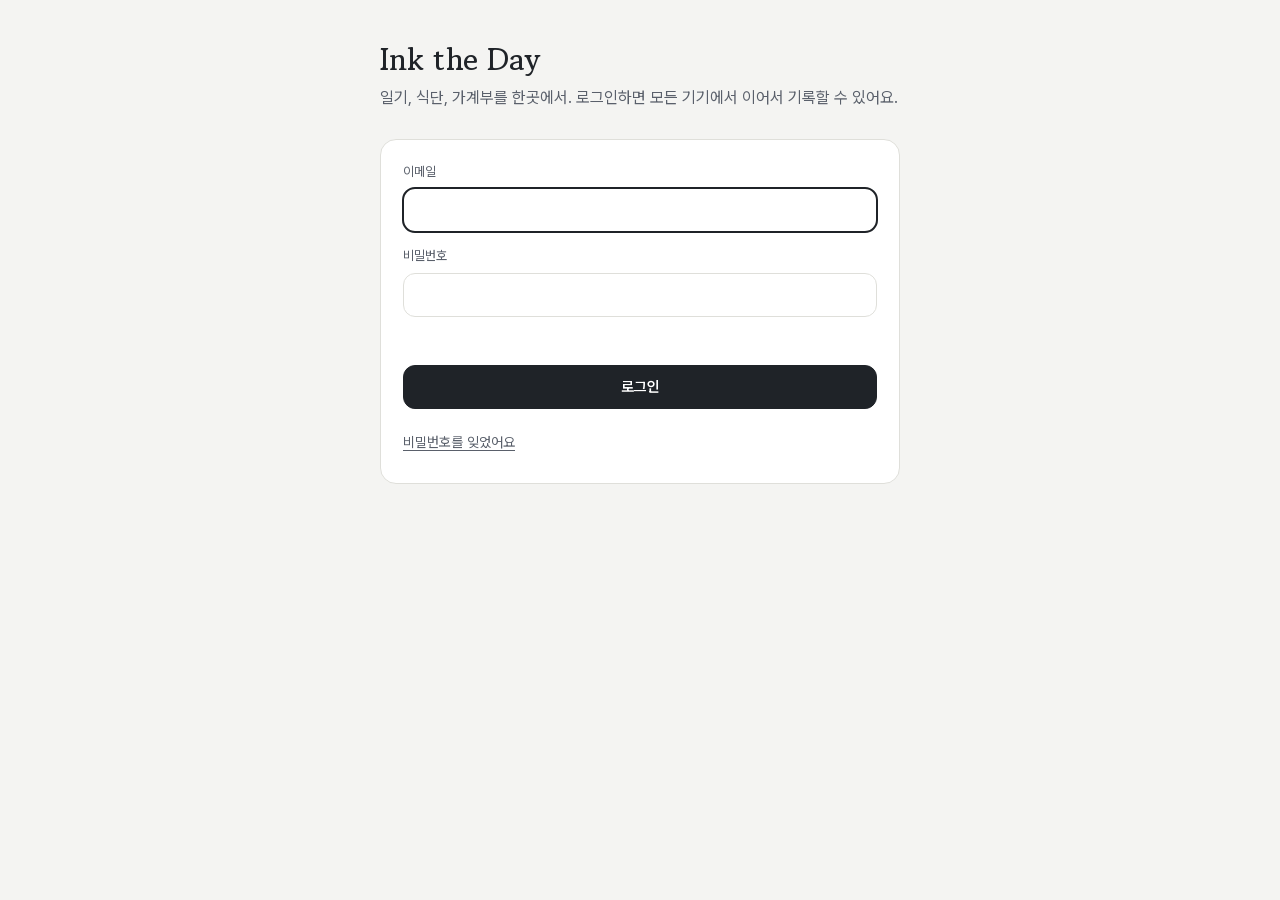
<file: index.html>
<!DOCTYPE html>
<html lang="ko">
<head>
<meta charset="utf-8">
<meta name="viewport" content="width=device-width, initial-scale=1, viewport-fit=cover">
<meta name="theme-color" content="#F4F4F2">
<title>Ink the Day</title>
<link rel="manifest" href="manifest.webmanifest">
<link rel="icon" href="icons/icon-192.png">
<link rel="apple-touch-icon" href="icons/icon-192.png">
<link rel="stylesheet" href="shared/base.css">
<style>
.wrap{max-width:560px;margin:0 auto;padding:40px 20px 80px}
.hello{font-family:var(--title);font-weight:700;font-size:30px;line-height:1.3;margin:0 0 6px}
.sub{color:var(--muted);margin:0 0 28px}
.tiles{display:grid;gap:12px}
.tile{display:flex;align-items:center;gap:16px;padding:18px;border-radius:var(--r-card);background:var(--surface);border:1px solid var(--line);color:inherit;text-decoration:none}
.tile:hover{border-color:var(--muted)}
.tile.off{opacity:.55;pointer-events:none}
.tile .g{width:52px;height:52px;border-radius:14px;display:grid;place-items:center;flex:none}
.tile .g svg{width:26px;height:26px}
.tile .n{display:block;font-weight:700;font-size:20px;line-height:1.3}
.tile .d{display:block;font-size:14px;color:var(--muted)}
.login{background:var(--surface);border:1px solid var(--line);border-radius:var(--r-card);padding:22px;display:flex;flex-direction:column;gap:14px}
.login .err{color:var(--err);font-size:14px;min-height:1.4em;margin:0}
.link{border:0;background:none;color:var(--muted);text-decoration:underline;text-underline-offset:3px;padding:8px 0;font-size:14px;align-self:flex-start}
</style>
</head>
<body>
<header id="appbar"></header>
<main class="wrap">
  <section id="loginView" hidden>
    <h1 class="hello">Ink the Day</h1>
    <p class="sub">일기, 식단, 가계부를 한곳에서. 로그인하면 모든 기기에서 이어서 기록할 수 있어요.</p>
    <form class="login" id="loginForm" novalidate>
      <label class="field"><span>이메일</span><input class="input" type="email" id="email" autocomplete="username" required></label>
      <label class="field"><span>비밀번호</span><input class="input" type="password" id="password" autocomplete="current-password" required></label>
      <p class="err" id="loginErr" role="alert"></p>
      <button class="btn primary" type="submit" id="loginBtn">로그인</button>
      <button class="link" type="button" id="resetBtn">비밀번호를 잊었어요</button>
    </form>
  </section>
  <section id="homeView" hidden>
    <h1 class="hello" id="hello"></h1>
    <p class="sub">무엇을 기록할까요?</p>
    <nav class="tiles" id="tiles" aria-label="앱"></nav>
  </section>
</main>
<dialog id="settingsDlg"><div class="dlg"><h2>설정</h2><div id="commonBox"></div><div class="dlg-actions"><button class="btn primary" id="settingsClose">닫기</button></div></div></dialog>

<script type="module">
import * as Core from './shared/core.js';
const $ = s => document.querySelector(s);
const params = new URLSearchParams(location.search);
const next = (params.get('next') || '').replace(/[^a-z]/g, '');
const goNext = () => { const a = Core.APPS.find(x => x.key === next && x.ready); if (a) { location.replace(a.path); return true; } return false; };

function showHome(user) {
  $('#loginView').hidden = true; $('#homeView').hidden = false;
  Core.mountAppbar({ title: 'Ink the Day', onSettings: () => $('#settingsDlg').showModal() });
  const h = new Date().getHours();
  $('#hello').textContent = h < 11 ? '좋은 아침이에요' : h < 18 ? '좋은 오후예요' : '좋은 저녁이에요';
  $('#tiles').innerHTML = Core.APPS.map(a => `<a class="tile${a.ready ? '' : ' off'}" href="${a.path}" ${a.ready ? '' : 'aria-disabled="true" tabindex="-1"'}>
      <span class="g" style="background:${a.color};color:${a.on}">${Core.svg(a.key === 'diary' ? 'M5 4.5A1.5 1.5 0 0 1 6.5 3H19v15H6.5A1.5 1.5 0 0 0 5 19.5ZM5 19.5A1.5 1.5 0 0 0 6.5 21H19M9 7.5h6' : a.key === 'meal' ? 'M3.5 11.5h17a8.5 8.5 0 0 1-17 0ZM9 8c0-1.5 1.5-1.5 1.5-3M13.5 8c0-1.5 1.5-1.5 1.5-3' : 'M4 7.5A2.5 2.5 0 0 1 6.5 5H18v3M4 7.5V17a2 2 0 0 0 2 2h14V9H6.5A2.5 2.5 0 0 1 4 7.5ZM16 14h.01', 26)}</span>
      <span><span class="n" style="font-family:var(--title)" lang="${Core.nameLang(a.name.ko)}">${Core.esc(a.name.ko)}</span><span class="d">${Core.esc(a.ready ? a.desc.ko : '곧 옮겨 와요')}</span></span>
    </a>`).join('');
  Core.mountCommonSettings($('#commonBox'));
}
$('#settingsClose').onclick = () => $('#settingsDlg').close();

const ERR = {
  'auth/invalid-credential': '이메일이나 비밀번호가 맞지 않아요.',
  'auth/invalid-email': '이메일 형식을 확인해 주세요.',
  'auth/user-disabled': '사용이 중지된 계정이에요.',
  'auth/too-many-requests': '시도가 너무 많았어요. 잠시 후 다시 시도해 주세요.',
  'auth/network-request-failed': '인터넷 연결을 확인해 주세요. 첫 로그인은 온라인에서만 할 수 있어요.'
};
$('#loginForm').addEventListener('submit', async e => {
  e.preventDefault();
  const email = $('#email').value.trim(), pw = $('#password').value;
  if (!email || !pw) { $('#loginErr').textContent = '이메일과 비밀번호를 입력해 주세요.'; return; }
  $('#loginBtn').disabled = true; $('#loginErr').textContent = '';
  try { const u = await Core.signIn(email, pw); if (!goNext()) showHome(u); }
  catch (err) { $('#loginErr').textContent = ERR[err.code] || '로그인하지 못했어요. 다시 시도해 주세요.'; }
  finally { $('#loginBtn').disabled = false; }
});
$('#resetBtn').onclick = async () => {
  const email = $('#email').value.trim();
  if (!email) { $('#loginErr').textContent = '먼저 이메일을 입력해 주세요.'; $('#email').focus(); return; }
  try { await Core.resetPassword(email); Core.toast('비밀번호 재설정 메일을 보냈어요. 메일함을 확인해 주세요.', { ms: 6000 }); }
  catch (err) { $('#loginErr').textContent = ERR[err.code] || '메일을 보내지 못했어요.'; }
};

const user = await Core.init({ app: null, lang: 'ko', root: './', requireAuth: false });
if (user) { if (!goNext()) showHome(user); }
else { $('#loginView').hidden = false; $('#email').focus(); }
</script>
</body>
</html>
</file>
<file: shared/base.css>
/* ===== 글꼴: 모두 함께 배포되어 기기·오프라인과 관계없이 같은 모습 =====
   한 글꼴 이름 안에서 글자 종류별로 담당 파일을 나눈다(unicode-range).
   한글·영문·숫자는 고운바탕/Pretendard, 한자·중국어 문장부호는 霞鹜文楷/思源黑体가 맡아
   언어 판별과 상관없이 글자마다 맞는 글꼴이 나온다. 필요한 글자가 나올 때만 파일을 받는다. */
@font-face{font-family:'InkSerif';src:url(../fonts/gowun-batang-400.woff2) format('woff2');font-weight:100 599;font-display:swap;unicode-range:U+0000-024F,U+0300-036F,U+1100-11FF,U+1E00-1EFF,U+2000-218F,U+2190-21FF,U+2460-24FF,U+3130-318F,U+A960-A97F,U+AC00-D7AF,U+D7B0-D7FF}
@font-face{font-family:'InkSerif';src:url(../fonts/gowun-batang-700.woff2) format('woff2');font-weight:600 900;font-display:swap;unicode-range:U+0000-024F,U+0300-036F,U+1100-11FF,U+1E00-1EFF,U+2000-218F,U+2190-21FF,U+2460-24FF,U+3130-318F,U+A960-A97F,U+AC00-D7AF,U+D7B0-D7FF}
@font-face{font-family:'InkSerif';src:url(../fonts/lxgw-wenkai.woff2) format('woff2');font-weight:100 599;font-display:swap;unicode-range:U+2E80-2FDF,U+3000-303F,U+3100-312F,U+31C0-31EF,U+3200-33FF,U+3400-4DBF,U+4E00-9FFF,U+F900-FAFF,U+FE10-FE1F,U+FE30-FE4F,U+FF00-FFEF,U+20000-2FA1F}
@font-face{font-family:'InkSerif';src:url(../fonts/lxgw-wenkai-medium.woff2) format('woff2');font-weight:600 900;font-display:swap;unicode-range:U+2E80-2FDF,U+3000-303F,U+3100-312F,U+31C0-31EF,U+3200-33FF,U+3400-4DBF,U+4E00-9FFF,U+F900-FAFF,U+FE10-FE1F,U+FE30-FE4F,U+FF00-FFEF,U+20000-2FA1F}
@font-face{font-family:'InkSans';src:url(../fonts/pretendard.woff2) format('woff2');font-weight:100 900;font-display:swap;unicode-range:U+0000-024F,U+0300-036F,U+1100-11FF,U+1E00-1EFF,U+2000-218F,U+2190-21FF,U+2460-24FF,U+3130-318F,U+A960-A97F,U+AC00-D7AF,U+D7B0-D7FF}
@font-face{font-family:'InkSans';src:url(../fonts/noto-sans-sc.woff2) format('woff2');font-weight:100 900;font-display:swap;unicode-range:U+2E80-2FDF,U+3000-303F,U+3100-312F,U+31C0-31EF,U+3200-33FF,U+3400-4DBF,U+4E00-9FFF,U+F900-FAFF,U+FE10-FE1F,U+FE30-FE4F,U+FF00-FFEF,U+20000-2FA1F}
/* 중국어 문단의 따옴표·말줄임표·줄표는 중국어 글꼴 모양으로 */
@font-face{font-family:'InkSerifZhP';src:url(../fonts/lxgw-wenkai.woff2) format('woff2');font-weight:100 599;font-display:swap;unicode-range:U+00B7,U+2014-2015,U+2018-2019,U+201C-201D,U+2026}
@font-face{font-family:'InkSerifZhP';src:url(../fonts/lxgw-wenkai-medium.woff2) format('woff2');font-weight:600 900;font-display:swap;unicode-range:U+00B7,U+2014-2015,U+2018-2019,U+201C-201D,U+2026}
@font-face{font-family:'InkSansZhP';src:url(../fonts/noto-sans-sc.woff2) format('woff2');font-weight:100 900;font-display:swap;unicode-range:U+00B7,U+2014-2015,U+2018-2019,U+201C-201D,U+2026}

/* ===== 공통 토큰 ===== */
:root{
  --serif:'InkSerif',serif;
  --title:'InkSerif',serif;
  --title-ko:var(--title); --title-zh:var(--title); /* 예전 이름(호환용) */
  --ui:'InkSans',system-ui,sans-serif;
  --r-sm:8px; --r-ctl:12px; --r-card:16px; --r-dlg:20px;
  --ok:#3F8A5A; --warn:#B7791F; --err:#B3402F;
  /* 시작 화면(중립) */
  --bg:#F4F4F2; --surface:#FFFFFF; --ink:#1F2328; --muted:#5A606B; --line:#DFDFDA;
  --accent:#1F2328; --on-accent:#FFFFFF; --soft:#EBEBE7; --accent-text:#1F2328;
  --toast-bg:#1F2328; --toast-ink:#F4F4F2; --toast-act:#F2C35E;
  color-scheme:light;
  box-sizing:border-box;
  padding-top:env(safe-area-inset-top,0px);
  padding-bottom:env(safe-area-inset-bottom,0px);
}
/* 중국어 문단·화면에서는 공용 문장부호(“”‘’…—·)도 중국어 글꼴 모양으로. 한국어 문단은 원래대로 */
[lang^="zh"]{--serif:'InkSerifZhP','InkSerif',serif;--title:'InkSerifZhP','InkSerif',serif;--title-ko:var(--title);--title-zh:var(--title);--ui:'InkSansZhP','InkSans',system-ui,sans-serif}
[lang="ko"]{--serif:'InkSerif',serif;--title:'InkSerif',serif;--title-ko:var(--title);--title-zh:var(--title);--ui:'InkSans',system-ui,sans-serif}
:root[data-app="diary"]{--bg:#EDEFF3;--surface:#F8F9FB;--ink:#1E2330;--muted:#5F6679;--line:#D8DBE3;--accent:#34437F;--on-accent:#FFFFFF;--soft:#DFE3F3;--accent-text:#34437F;--lamp:#E9A631;--lamp-soft:#F7DFAA;--lamp-glow:rgba(233,166,49,.55)}
:root[data-app="meal"]{--bg:#EEF3F0;--surface:#F9FBFA;--ink:#1E2320;--muted:#5E6862;--line:#D8E1DB;--accent:#2E6A58;--on-accent:#FFFFFF;--soft:#DCEBE4;--accent-text:#2E6A58}
:root[data-app="budget"]{--bg:#F9EEF1;--surface:#FDF7F9;--ink:#3B1C2A;--muted:#75525F;--line:#EBCFD9;--accent:#C2416F;--on-accent:#FFF7F9;--soft:#F6DCE5;--accent-text:#A8123F;--err:#A8123F}

@media (prefers-color-scheme:dark){
  :root:not([data-theme="light"]){--bg:#121417;--surface:#1A1D22;--ink:#E8E9EC;--muted:#A3A8B2;--line:#2B2F36;--accent:#E8E9EC;--on-accent:#121417;--soft:#24282F;--accent-text:#E8E9EC;--ok:#7CC496;--warn:#E3B260;--err:#E58571;--toast-bg:#E8E9EC;--toast-ink:#121417;--toast-act:#8A5A00;color-scheme:dark}
  :root[data-app="diary"]:not([data-theme="light"]){--bg:#10131B;--surface:#181C27;--ink:#E6E8EF;--muted:#A0A6B8;--line:#2A2F3D;--accent:#A9B6F0;--on-accent:#10131B;--soft:#252B42;--accent-text:#A9B6F0;--lamp:#F5C35C;--lamp-soft:#4A3D20;--lamp-glow:rgba(245,195,92,.45)}
  :root[data-app="meal"]:not([data-theme="light"]){--bg:#131715;--surface:#1B201D;--ink:#E6EAE7;--muted:#99A19C;--line:#2B322E;--accent:#7EC1A8;--on-accent:#0E1512;--soft:#22302A;--accent-text:#7EC1A8}
  :root[data-app="budget"]:not([data-theme="light"]){--bg:#1C1317;--surface:#2A1B22;--ink:#F7E6EC;--muted:#C3A1AE;--line:#4D303B;--accent:#F49AB9;--on-accent:#1C1317;--soft:#3A2530;--accent-text:#FF8FAA;--err:#FF8FAA}
}
:root[data-theme="dark"]{--bg:#121417;--surface:#1A1D22;--ink:#E8E9EC;--muted:#A3A8B2;--line:#2B2F36;--accent:#E8E9EC;--on-accent:#121417;--soft:#24282F;--accent-text:#E8E9EC;--ok:#7CC496;--warn:#E3B260;--err:#E58571;--toast-bg:#E8E9EC;--toast-ink:#121417;--toast-act:#8A5A00;color-scheme:dark}
:root[data-theme="dark"][data-app="diary"]{--bg:#10131B;--surface:#181C27;--ink:#E6E8EF;--muted:#A0A6B8;--line:#2A2F3D;--accent:#A9B6F0;--on-accent:#10131B;--soft:#252B42;--accent-text:#A9B6F0;--lamp:#F5C35C;--lamp-soft:#4A3D20;--lamp-glow:rgba(245,195,92,.45)}
:root[data-theme="dark"][data-app="meal"]{--bg:#131715;--surface:#1B201D;--ink:#E6EAE7;--muted:#99A19C;--line:#2B322E;--accent:#7EC1A8;--on-accent:#0E1512;--soft:#22302A;--accent-text:#7EC1A8}
:root[data-theme="dark"][data-app="budget"]{--bg:#1C1317;--surface:#2A1B22;--ink:#F7E6EC;--muted:#C3A1AE;--line:#4D303B;--accent:#F49AB9;--on-accent:#1C1317;--soft:#3A2530;--accent-text:#FF8FAA;--err:#FF8FAA}

/* ===== 기본 ===== */
html{scroll-padding-top:calc(env(safe-area-inset-top,0px) + 72px)}
*,*::before,*::after{box-sizing:inherit}
body{margin:0;background:var(--bg);color:var(--ink);font-family:var(--ui);font-size:16px;line-height:1.6;-webkit-font-smoothing:antialiased;-webkit-text-size-adjust:100%}
:root[lang="ko"] body{word-break:keep-all;overflow-wrap:anywhere}
body::before{content:"";position:fixed;inset:0 0 auto;height:env(safe-area-inset-top,0px);z-index:30;background:var(--bg)}
[hidden]{display:none!important}
button,input,select,textarea{font:inherit;color:inherit}
button{cursor:pointer}
:focus-visible{outline:2px solid var(--accent-text);outline-offset:2px;border-radius:6px}
img{max-width:100%}
.sr-only{position:absolute;width:1px;height:1px;overflow:hidden;clip:rect(0 0 0 0);white-space:nowrap}
.num{font-variant-numeric:tabular-nums}
.t-title{font-family:var(--title);font-weight:700}


/* ===== 버튼·입력·칩 ===== */
.btn{display:inline-flex;align-items:center;justify-content:center;gap:6px;min-height:44px;padding:0 18px;border-radius:var(--r-ctl);border:1px solid var(--line);background:var(--surface);color:var(--ink);font-size:15px;line-height:1.2;white-space:nowrap}
.btn:hover{border-color:var(--muted)}
.btn.primary{background:var(--accent);border-color:var(--accent);color:var(--on-accent);font-weight:600}
.btn.primary:hover{filter:brightness(1.07)}
.btn.bare{border-color:transparent;background:transparent}
.btn.danger{color:var(--err);border-color:transparent;background:transparent}
.btn.danger.solid{background:var(--err);border-color:var(--err);color:#fff}
.btn:disabled{opacity:.5;cursor:default}
.btn svg{width:18px;height:18px;flex:none}
.icon-btn{display:inline-grid;place-items:center;width:44px;height:44px;border-radius:50%;border:0;background:transparent;color:var(--muted);flex:none}
.icon-btn:hover{background:var(--soft);color:var(--ink)}
.icon-btn svg{width:20px;height:20px}
.field{display:flex;flex-direction:column;gap:6px}
.field>span,.field-label{font-size:13px;color:var(--muted)}
.input{min-height:44px;border-radius:var(--r-ctl);border:1px solid var(--line);background:var(--surface);padding:0 14px;font-size:16px;width:100%}
.input:focus{outline:2px solid var(--accent-text);outline-offset:-1px}
.chip{display:inline-flex;align-items:center;gap:6px;min-height:32px;padding:0 12px;border-radius:999px;background:var(--soft);color:var(--accent-text);font-size:14px;border:0}
.seg{display:inline-flex;border:1px solid var(--line);border-radius:999px;padding:3px;gap:2px;flex-wrap:wrap}
.seg button{border:0;background:transparent;border-radius:999px;min-height:36px;padding:0 14px;font-size:14px;color:var(--muted)}
.seg button[aria-pressed="true"]{background:var(--accent);color:var(--on-accent);font-weight:600}

/* ===== 공통 상단 바 ===== */
.appbar{position:sticky;top:env(safe-area-inset-top,0px);z-index:20;background:var(--bg);border-bottom:1px solid var(--line)}
.appbar-in{max-width:1060px;margin:0 auto;height:56px;display:flex;align-items:center;gap:6px;padding:0 6px 0 12px}
.app-switch{display:flex;align-items:center;gap:8px;min-height:44px;padding:0 8px 0 4px;border:0;background:transparent;border-radius:var(--r-ctl);color:var(--ink)}
.app-switch:hover{background:var(--soft)}
.app-glyph{width:30px;height:30px;border-radius:9px;background:var(--accent);color:var(--on-accent);display:grid;place-items:center;flex:none}
.app-glyph svg{width:18px;height:18px}
.app-name{font-family:var(--title);font-weight:700;font-size:19px;white-space:nowrap}
.app-switch .chev{width:16px;height:16px;opacity:.6;transition:transform .15s}
.app-switch[aria-expanded="true"] .chev{transform:rotate(180deg)}
.appbar .grow{flex:1}
.sync{display:inline-flex;align-items:center;gap:6px;min-height:32px;padding:0 10px;border-radius:999px;border:1px solid var(--line);background:var(--surface);font-size:12px;color:var(--muted);white-space:nowrap;max-width:46vw;overflow:hidden;text-overflow:ellipsis}
.sync .dot{width:7px;height:7px;border-radius:50%;background:var(--muted);flex:none}
.sync[data-k="ok"] .dot{background:var(--ok)}
.sync[data-k="busy"] .dot{background:var(--warn);animation:pulse 1s ease-in-out infinite}
.sync[data-k="wait"] .dot{background:var(--warn)}
.sync[data-k="err"] .dot{background:var(--err)}
@keyframes pulse{50%{opacity:.3}}
.switcher{position:fixed;z-index:40;top:calc(env(safe-area-inset-top,0px) + 62px);left:max(12px,calc(50% - 518px));width:min(320px,calc(100vw - 24px));background:var(--surface);color:var(--ink);border:1px solid var(--line);border-radius:var(--r-dlg);box-shadow:0 18px 44px rgba(0,0,0,.25);padding:8px;display:flex;flex-direction:column}
.switcher a,.switcher button{display:flex;align-items:center;gap:12px;min-height:56px;padding:8px 12px;border-radius:14px;color:inherit;text-decoration:none;border:0;background:transparent;text-align:left;font-size:15px;width:100%}
.switcher a:hover,.switcher button:hover{background:var(--soft)}
.switcher a[aria-current="page"]{background:var(--soft)}
.switcher .sw-glyph{width:40px;height:40px;border-radius:12px;display:grid;place-items:center;flex:none}
.switcher .sw-glyph svg{width:22px;height:22px}
.switcher .sw-text{flex:1;display:flex;flex-direction:column;line-height:1.3}
.switcher .sw-name{font-weight:700;font-size:17px}
.switcher .sw-desc{font-size:13px;color:var(--muted)}
.switcher .sw-sep{height:1px;background:var(--line);margin:6px 8px}
.switcher .sw-off{opacity:.5;pointer-events:none}
.switch-scrim{position:fixed;inset:0;z-index:39;background:rgba(10,12,18,.35)}

/* ===== 대화상자·알림 ===== */
dialog{border:0;border-radius:var(--r-dlg);padding:0;background:var(--surface);color:var(--ink);width:min(460px,calc(100vw - 32px));max-height:calc(100dvh - 48px);box-shadow:0 20px 60px rgba(0,0,0,.3)}
dialog::backdrop{background:rgba(10,12,20,.45)}
.dlg{padding:22px 22px 18px}
.dlg h2{font-family:var(--title);font-size:21px;margin:0 0 8px}
.dlg p{margin:0 0 6px;color:var(--muted);font-size:15px}
.dlg-actions{display:flex;flex-wrap:wrap;justify-content:flex-end;gap:8px;margin-top:18px}
.set-sec{padding:16px 0;border-top:1px solid var(--line)}
.set-sec:first-of-type{border-top:0;padding-top:6px}
.set-sec h3{font-size:15px;margin:0 0 8px}
.set-sec p{font-size:14px}
.set-row{display:flex;flex-wrap:wrap;gap:8px}
.toasts{position:fixed;left:0;right:0;bottom:calc(92px + env(safe-area-inset-bottom,0px));display:flex;flex-direction:column;align-items:center;gap:8px;z-index:60;pointer-events:none;padding:0 16px}
.toast{pointer-events:auto;display:flex;align-items:center;gap:12px;max-width:520px;background:var(--toast-bg);color:var(--toast-ink);padding:10px 12px 10px 16px;border-radius:14px;font-size:15px;box-shadow:0 8px 24px rgba(0,0,0,.25)}
.toast.err{background:var(--err);color:#fff}
.toast button{border:0;background:transparent;color:var(--toast-act);font-weight:600;padding:6px 8px;border-radius:8px}
.toast.err button{color:#fff;text-decoration:underline}

/* ===== 잠금 화면 ===== */
html.locked body > :not(#core-lock):not(.toasts){visibility:hidden}
#core-lock{position:fixed;inset:0;z-index:100;background:var(--bg);display:flex;flex-direction:column;align-items:center;justify-content:center;gap:6px;padding:calc(24px + env(safe-area-inset-top,0px)) 24px calc(24px + env(safe-area-inset-bottom,0px));text-align:center}
#core-lock h1{font-family:var(--title);font-size:28px;margin:0}
#core-lock .lock-msg{color:var(--muted);margin:4px 0 18px;min-height:1.6em}
.pin-dots{display:flex;gap:14px;margin-bottom:28px}
.pin-dots span{width:14px;height:14px;border-radius:50%;border:2px solid var(--muted)}
.pin-dots span.on{background:var(--accent);border-color:var(--accent)}
.pin-dots.shake{animation:shake .35s}
@keyframes shake{25%{transform:translateX(-8px)}75%{transform:translateX(8px)}}
.keypad{display:grid;grid-template-columns:repeat(3,72px);gap:14px}
.keypad button{width:72px;height:72px;border-radius:50%;border:1px solid var(--line);background:var(--surface);font-size:24px}
.keypad button:hover{background:var(--soft)}
.keypad button:disabled{opacity:.4}
.keypad .blank{visibility:hidden}
.keypad .del{border-color:transparent;background:transparent;font-size:15px;color:var(--muted)}
.lock-help{max-width:300px;font-size:13px;color:var(--muted);margin-top:28px}
.pin-field{display:block;margin:12px 0 0}
.pin-field span{display:block;font-size:13px;color:var(--muted);margin-bottom:4px}
.pin-field input{width:100%;border:1px solid var(--line);background:var(--bg);border-radius:10px;padding:10px 12px;font-size:20px;letter-spacing:.4em}
.pin-err{color:var(--err);font-size:14px;min-height:1.4em;margin:8px 0 0}

@media (prefers-reduced-motion:reduce){*{animation:none!important;transition:none!important}}
</file>
